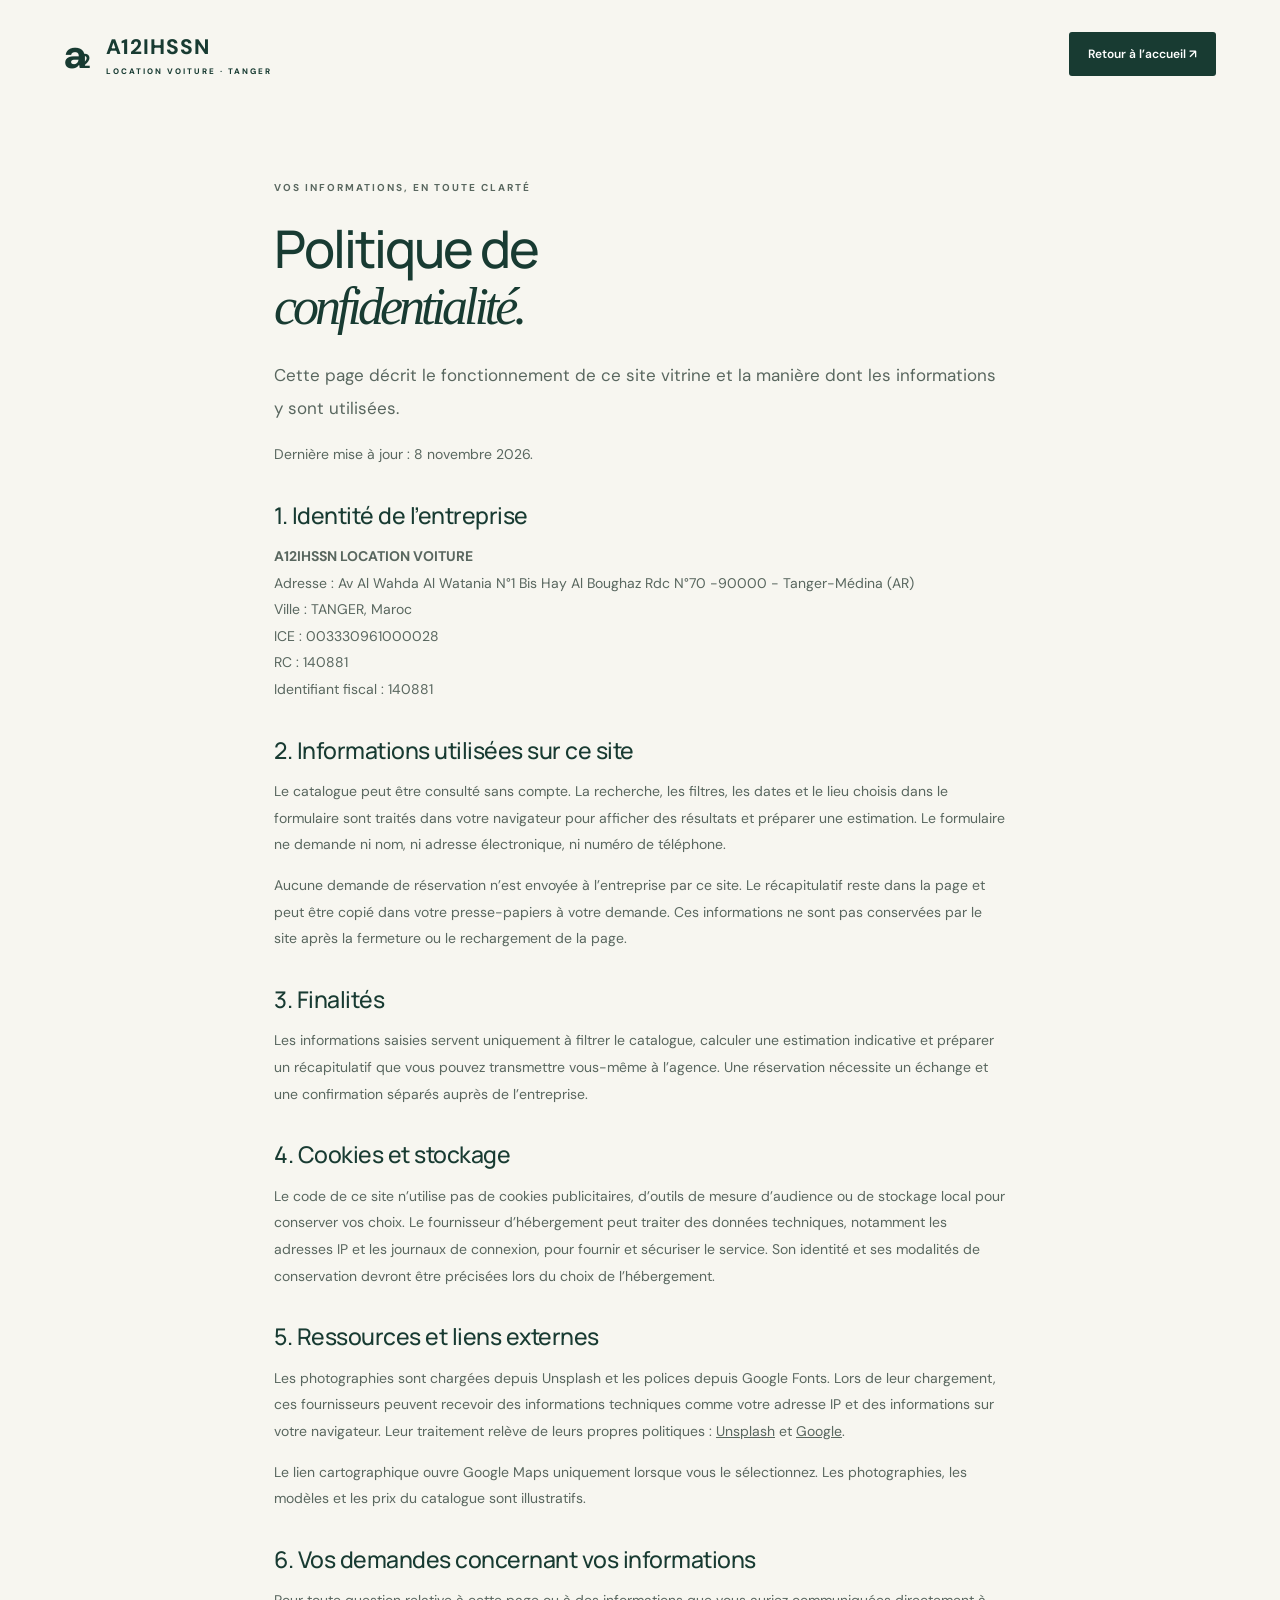
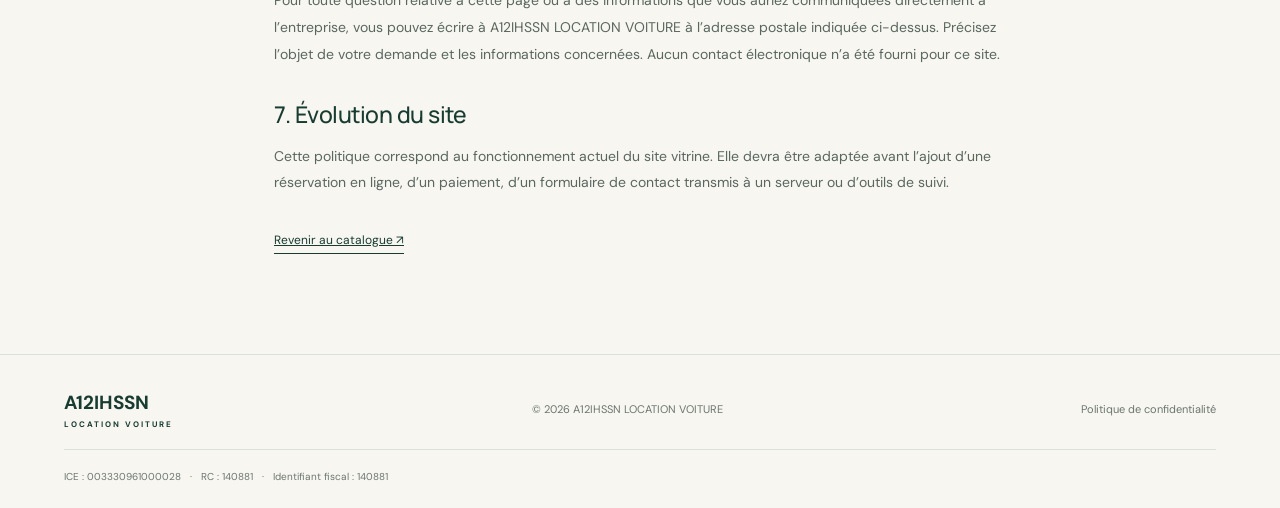
<file: privacy-policy.html>
<!doctype html>
<html lang="fr"><head><meta charset="UTF-8"><meta name="viewport" content="width=device-width,initial-scale=1"><meta name="description" content="Politique de confidentialité du site A12IHSSN LOCATION VOITURE, Tanger."><title>Politique de confidentialité — A12IHSSN</title><link rel="stylesheet" href="style.css"><script src="script.js" defer></script></head><body><header class="header"><a class="brand" href="index.html"><span class="brand-icon">a<span>12</span></span><span>A12IHSSN<small>LOCATION VOITURE · TANGER</small></span></a><a class="button small" href="index.html">Retour à l’accueil ↗</a></header><main class="policy"><p class="eyebrow">VOS INFORMATIONS, EN TOUTE CLARTÉ</p><h1>Politique de<br><em>confidentialité.</em></h1><p class="policy-lead">Cette page décrit le fonctionnement de ce site vitrine et la manière dont les informations y sont utilisées.</p><p>Dernière mise à jour : 8 novembre 2026.</p><h2>1. Identité de l’entreprise</h2><p><strong>A12IHSSN LOCATION VOITURE</strong><br>Adresse : Av Al Wahda Al Watania N°1 Bis Hay Al Boughaz Rdc N°70 -90000 - Tanger-Médina (AR)<br>Ville : TANGER, Maroc<br>ICE : 003330961000028<br>RC : 140881<br>Identifiant fiscal : 140881</p><h2>2. Informations utilisées sur ce site</h2><p>Le catalogue peut être consulté sans compte. La recherche, les filtres, les dates et le lieu choisis dans le formulaire sont traités dans votre navigateur pour afficher des résultats et préparer une estimation. Le formulaire ne demande ni nom, ni adresse électronique, ni numéro de téléphone.</p><p>Aucune demande de réservation n’est envoyée à l’entreprise par ce site. Le récapitulatif reste dans la page et peut être copié dans votre presse-papiers à votre demande. Ces informations ne sont pas conservées par le site après la fermeture ou le rechargement de la page.</p><h2>3. Finalités</h2><p>Les informations saisies servent uniquement à filtrer le catalogue, calculer une estimation indicative et préparer un récapitulatif que vous pouvez transmettre vous-même à l’agence. Une réservation nécessite un échange et une confirmation séparés auprès de l’entreprise.</p><h2>4. Cookies et stockage</h2><p>Le code de ce site n’utilise pas de cookies publicitaires, d’outils de mesure d’audience ou de stockage local pour conserver vos choix. Le fournisseur d’hébergement peut traiter des données techniques, notamment les adresses IP et les journaux de connexion, pour fournir et sécuriser le service. Son identité et ses modalités de conservation devront être précisées lors du choix de l’hébergement.</p><h2>5. Ressources et liens externes</h2><p>Les photographies sont chargées depuis Unsplash et les polices depuis Google Fonts. Lors de leur chargement, ces fournisseurs peuvent recevoir des informations techniques comme votre adresse IP et des informations sur votre navigateur. Leur traitement relève de leurs propres politiques : <a href="https://unsplash.com/privacy" target="_blank" rel="noopener noreferrer">Unsplash</a> et <a href="https://policies.google.com/privacy" target="_blank" rel="noopener noreferrer">Google</a>.</p><p>Le lien cartographique ouvre Google Maps uniquement lorsque vous le sélectionnez. Les photographies, les modèles et les prix du catalogue sont illustratifs.</p><h2>6. Vos demandes concernant vos informations</h2><p>Pour toute question relative à cette page ou à des informations que vous auriez communiquées directement à l’entreprise, vous pouvez écrire à A12IHSSN LOCATION VOITURE à l’adresse postale indiquée ci-dessus. Précisez l’objet de votre demande et les informations concernées. Aucun contact électronique n’a été fourni pour ce site.</p><h2>7. Évolution du site</h2><p>Cette politique correspond au fonctionnement actuel du site vitrine. Elle devra être adaptée avant l’ajout d’une réservation en ligne, d’un paiement, d’un formulaire de contact transmis à un serveur ou d’outils de suivi.</p><a class="text-link" href="index.html#catalogue">Revenir au catalogue ↗</a></main><footer><a class="footer-brand" href="index.html">A12IHSSN <small>LOCATION VOITURE</small></a><p>© <span class="year"></span> A12IHSSN LOCATION VOITURE</p><a href="privacy-policy.html" aria-current="page">Politique de confidentialité</a><div class="legal-line">ICE : 003330961000028 &nbsp; · &nbsp; RC : 140881 &nbsp; · &nbsp; Identifiant fiscal : 140881</div></footer></body></html>
</file>
<file: style.css>
@import url('https://fonts.googleapis.com/css2?family=DM+Sans:wght@400;500;600;700&family=Manrope:wght@400;500;600;700;800&display=swap');
:root{--paper:#f7f6f0;--ink:#183b32;--muted:#6b756f;--line:#dce0d6;--accent:#e5edb8}*{box-sizing:border-box}html{scroll-behavior:smooth;scroll-padding-top:30px}body{margin:0;background:var(--paper);color:var(--ink);font-family:'DM Sans',sans-serif}button,input,select,textarea{font:inherit}a{color:inherit;text-decoration:none}button,a,input,select,textarea{-webkit-tap-highlight-color:transparent}a:focus-visible,button:focus-visible,input:focus-visible,select:focus-visible,textarea:focus-visible{outline:3px solid #9caa58;outline-offset:4px}button{cursor:pointer}.header{max-width:1440px;margin:auto;min-height:108px;padding:24px 5%;display:flex;align-items:center;justify-content:space-between;gap:25px}.brand{display:flex;align-items:center;gap:13px;font-weight:800;font-size:21px;letter-spacing:1px}.brand small{display:block;font-size:8px;letter-spacing:2px;margin-top:5px}.brand-icon{font-size:40px;letter-spacing:-7px;padding-right:10px}.brand-icon span{font-size:20px}nav{display:flex;align-items:center;gap:32px;font-size:13px}nav>a:hover,.text-link:hover{opacity:.65}.button{border:0;background:var(--ink);color:white;padding:18px 25px;display:inline-flex;align-items:center;justify-content:space-between;gap:34px;font-size:13px;font-weight:600;border-radius:3px;transition:background .2s,transform .2s}.button:hover{background:#2c594b;transform:translateY(-2px)}.button.small{padding:14px 19px;font-size:12px}.menu-toggle{display:none}.hero{max-width:1440px;margin:auto;display:grid;grid-template-columns:1fr 1.05fr;min-height:610px;padding:14px 3% 40px 5%;gap:4%}.hero-copy{padding-top:40px;display:flex;flex-direction:column;align-items:flex-start}.eyebrow{font-size:10px;letter-spacing:2px;font-weight:700;line-height:1.8}.dot{display:inline-block;height:7px;width:7px;background:var(--ink);border-radius:50%;margin-right:8px}h1,h2,h3,p{margin-top:0}h1{font-family:Manrope,sans-serif;font-size:clamp(50px,5.7vw,86px);font-weight:500;line-height:1.08;letter-spacing:-5px;margin:24px 0}em{font-family:Georgia,serif;font-weight:400}h1 em{letter-spacing:-4px}.intro{color:var(--muted);font-size:15px;line-height:1.9;max-width:365px;margin-bottom:29px}.hero-note{display:flex;justify-content:space-between;width:100%;font-size:10px;letter-spacing:1px;padding-top:45px;margin-top:auto;padding-right:15px;color:var(--muted)}.hero-image{position:relative;overflow:hidden;border-radius:5px;min-height:540px;background:#35463c}.hero-image img{position:absolute;width:100%;height:100%;object-fit:cover;object-position:55%;filter:brightness(.66)}.image-label{position:absolute;bottom:65px;left:36px;color:white}.image-label span{font-size:9px;letter-spacing:2px}.image-label strong{display:block;margin-top:15px;font-size:30px;font-weight:400;line-height:1.3}.image-index{position:absolute;bottom:22px;right:25px;color:white;font-size:9px;letter-spacing:2px}.ticker{display:flex;justify-content:space-around;align-items:center;gap:25px;padding:22px 5%;background:var(--accent);font-size:10px;letter-spacing:2px}.ticker span:nth-child(even){font-size:22px}.section{max-width:1440px;margin:auto;padding:90px 5%}.section-heading{display:flex;justify-content:space-between;align-items:end;gap:25px;margin-bottom:35px}h2{font-family:Manrope,sans-serif;font-size:42px;font-weight:500;line-height:1.2;letter-spacing:-1.8px;margin-bottom:0}.section-heading>p,.experience p,.contact p{font-size:13px;line-height:1.8;color:var(--muted)}.catalogue-toolbar{display:flex;justify-content:space-between;gap:20px;padding:20px 0;border-top:1px solid var(--line);border-bottom:1px solid var(--line)}.filters{display:flex;gap:7px;flex-wrap:wrap}.filter{border:1px solid transparent;background:transparent;color:var(--muted);padding:10px 17px;font-size:12px;border-radius:30px}.filter.active{background:var(--ink);color:white}.filter:hover{border-color:var(--ink)}.search{display:flex;align-items:center;border-bottom:1px solid #adb7ac;gap:10px}.search span{font-size:24px}.search input{background:transparent;border:0;width:190px;padding:10px 0;font-size:12px;min-width:0}.demo-note{font-size:11px;color:var(--muted);margin:16px 0 25px}.car-grid{display:grid;grid-template-columns:repeat(3,1fr);gap:24px}.car-card{background:#fff;border:1px solid var(--line);border-radius:5px;overflow:hidden}.car-photo{height:215px;position:relative;background:#e9ece7;overflow:hidden}.car-photo img{width:100%;height:100%;object-fit:cover;transition:transform .5s}.car-card:hover img{transform:scale(1.045)}.category-tag{position:absolute;top:15px;left:15px;background:var(--paper);border-radius:3px;font-size:9px;letter-spacing:1px;padding:7px 10px}.car-body{padding:23px}.car-title{display:flex;justify-content:space-between;gap:8px;align-items:center}.car-title h3{font-size:21px;font-weight:500;letter-spacing:-.7px;margin:0}.car-title>span{font-size:9px;color:var(--muted)}.specs{display:flex;gap:13px;color:var(--muted);font-size:11px;margin:18px 0 22px}.car-bottom{padding-top:18px;border-top:1px solid var(--line);display:flex;align-items:center;justify-content:space-between;gap:10px}.price{font-size:22px;font-weight:600}.price small{font-size:10px;color:var(--muted);font-weight:400}.car-book{border:1px solid var(--line);background:transparent;padding:10px 14px;color:var(--ink);border-radius:3px;font-size:11px}.car-book:hover{background:var(--accent)}#empty-state{padding:35px;text-align:center}.experience{background:#eceedf;max-width:none;display:grid;grid-template-columns:1fr 1fr;gap:10%;padding-left:max(5%,calc((100vw - 1296px)/2));padding-right:max(5%,calc((100vw - 1296px)/2))}.experience h2{margin:20px 0}.steps article{display:flex;gap:24px;padding:23px 0;border-bottom:1px solid #ccd2c2}.steps article:first-child{padding-top:0}.steps article>span{font-family:Georgia,serif;font-size:20px;color:#809074}.steps h3{font-weight:500;font-size:17px;margin-bottom:8px}.steps p{margin:0}.contact{display:grid;grid-template-columns:1fr 1fr;gap:10%;align-items:center}.contact h2{margin:20px 0 30px}.contact address{font-style:normal;font-size:13px;line-height:1.9;color:var(--muted)}.text-link{display:inline-block;margin-top:22px;border-bottom:1px solid var(--ink);padding-bottom:5px;font-size:12px}.contact-art{background:var(--ink);color:var(--accent);padding:40px;min-height:330px;display:flex;flex-direction:column;align-items:center;justify-content:center;border-radius:50% 50% 4px 4px;text-align:center}.contact-art>span{font-size:83px;font-family:Georgia,serif}.contact-art p{color:var(--accent);font-family:Georgia,serif;font-size:24px;line-height:1.3;margin:15px}.contact-art small{font-size:9px;letter-spacing:3px}footer{border-top:1px solid var(--line);padding:35px 5% 25px;display:flex;align-items:center;justify-content:space-between;gap:20px;flex-wrap:wrap;font-size:11px;color:var(--muted)}footer p{margin:0}.footer-brand{color:var(--ink);font-size:19px;font-weight:700}.footer-brand small{display:block;font-size:8px;letter-spacing:2px;margin-top:4px}.legal-line{width:100%;border-top:1px solid var(--line);padding-top:20px;font-size:10px}dialog{border:0;border-radius:8px;background:var(--paper);color:var(--ink);width:min(540px,92vw);max-height:90vh;padding:30px}dialog::backdrop{background:#102b25b8;backdrop-filter:blur(4px)}.dialog-top{display:flex;justify-content:space-between;align-items:center}.dialog-top button{background:none;border:0;font-size:30px;color:var(--ink)}dialog h2{font-size:30px;margin:10px 0 20px}.dialog-note, #booking-result>p{font-size:12px;line-height:1.7;color:var(--muted)}form label{display:flex;flex-direction:column;gap:8px;font-size:12px;margin:16px 0}form input,form select,textarea{border:1px solid #b9c4b6;border-radius:3px;padding:12px;background:white;color:var(--ink);width:100%}.date-fields{display:grid;grid-template-columns:1fr 1fr;gap:15px}#form-error{font-size:12px;color:#a13225}textarea{height:140px;margin:10px 0 15px;resize:vertical;font-size:12px}.policy{max-width:860px;margin:auto;padding:70px 5% 100px}.policy h1{font-size:52px;letter-spacing:-2px}.policy h2{font-size:23px;margin:34px 0 14px;letter-spacing:-.5px}.policy p,.policy li{font-size:14px;line-height:1.9;color:#59675f}.policy .eyebrow{font-size:10px}.policy a{text-decoration:underline}.policy .policy-lead{font-size:17px}.policy ul{padding-left:20px}@media(min-width:1500px){.experience{padding-left:calc((100vw - 1296px)/2);padding-right:calc((100vw - 1296px)/2)}}@media(max-width:1000px){nav{gap:18px}.hero{min-height:550px}.hero-image{min-height:480px}h1{letter-spacing:-3px}.car-grid{grid-template-columns:repeat(2,1fr)}.section-heading>p{max-width:250px}.specs{gap:10px}}@media(max-width:700px){.header{min-height:85px;padding:20px 6%;position:relative}.brand{font-size:17px}.brand small{font-size:7px}.menu-toggle{display:block;border:1px solid var(--line);background:none;padding:9px;color:var(--ink);border-radius:3px;font-size:12px}nav{display:none;position:absolute;top:80px;left:0;right:0;background:var(--paper);padding:25px 6%;z-index:10;border-bottom:1px solid var(--line)}nav.open{display:flex;flex-direction:column;align-items:stretch}.hero{grid-template-columns:1fr;padding:10px 6% 25px;gap:25px}.hero-copy{padding-top:15px}h1{font-size:59px;letter-spacing:-3px;margin:20px 0}.intro{max-width:100%;font-size:14px}.hero-note{padding-top:28px}.hero-image{min-height:380px}.image-label{left:25px;bottom:50px}.ticker{gap:20px;padding:17px 6%;justify-content:center}.ticker span{font-size:8px}.ticker span:nth-child(n+4){display:none}.section{padding:60px 6%}.section-heading{display:block}.section-heading>p{max-width:100%;margin-top:20px}h2{font-size:34px}.catalogue-toolbar{flex-direction:column}.filters{gap:2px}.filter{padding:9px 12px;font-size:11px}.search input{width:100%}.car-grid{grid-template-columns:1fr}.car-photo{height:235px}.experience,.contact{grid-template-columns:1fr;gap:35px}.experience{padding:60px 6%}.contact-art{min-height:300px;max-width:400px;width:100%;justify-self:center}footer{padding:30px 6%;align-items:flex-start;flex-direction:column}.legal-line{line-height:1.9}.policy{padding-top:35px}.policy h1{font-size:39px}.date-fields{grid-template-columns:1fr;gap:0}}@media(prefers-reduced-motion:reduce){html{scroll-behavior:auto}*,*::before,*::after{transition:none!important}}
</file>
